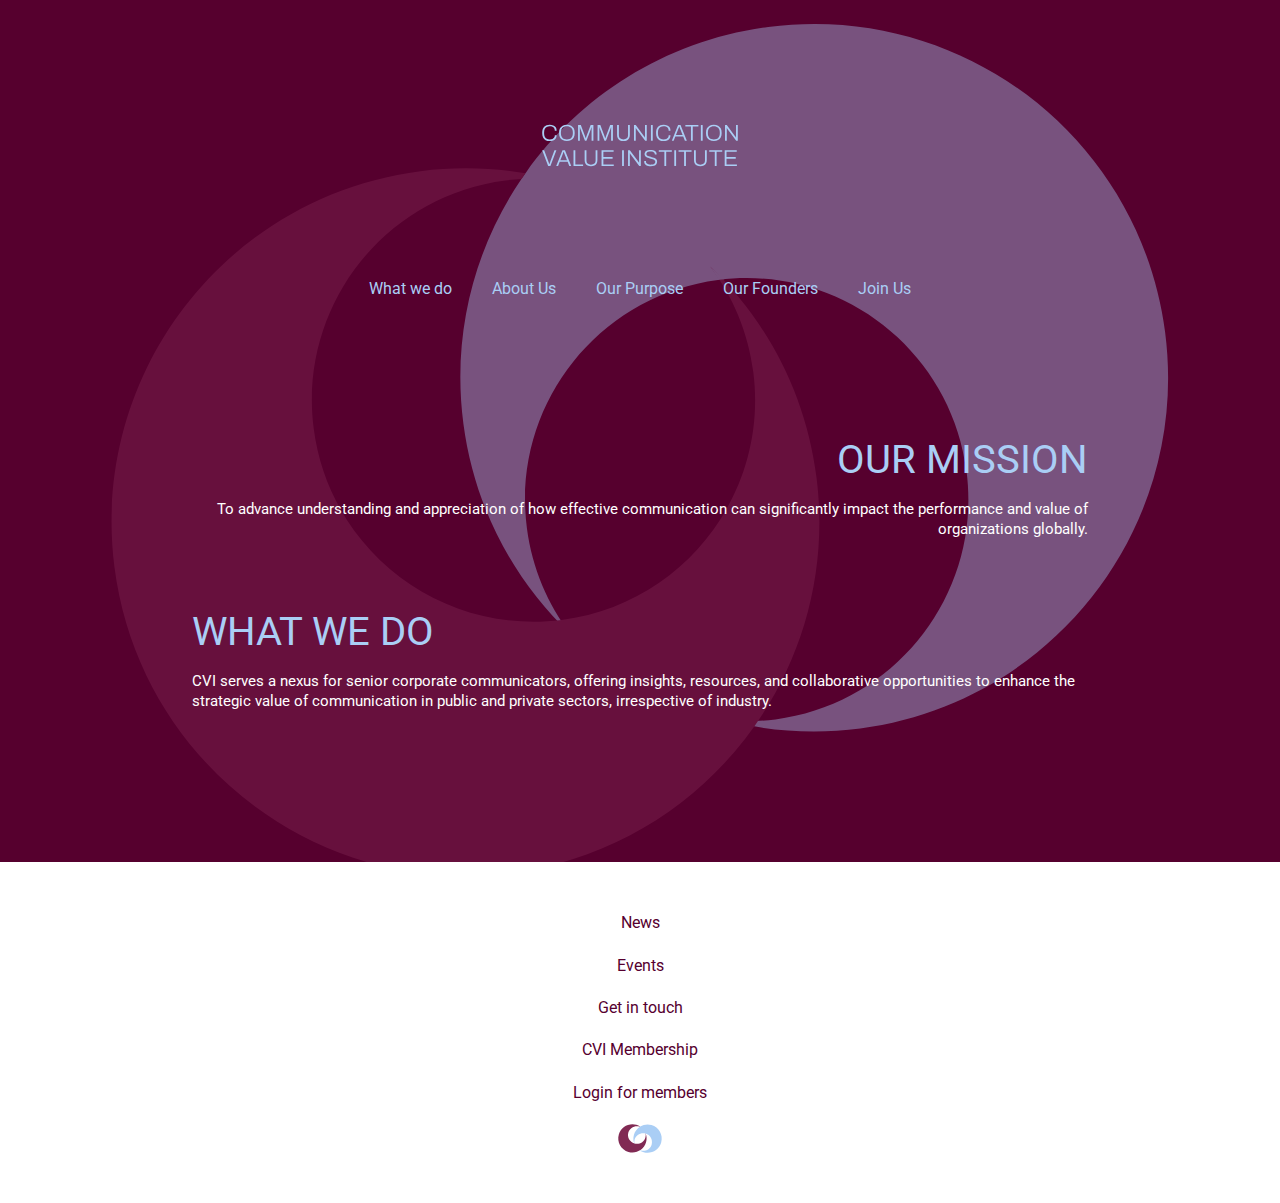
<file: index.html>
<!DOCTYPE html>
<html lang="en">
<head>
  <meta charset="UTF-8">
  <title>Communication Value Institute | Home</title>
  <meta name="viewport" content="width=device-width,initial-scale=1">
  <meta name="description" content="The Communication Value Institute serves a nexus for senior corporate communicators. Our mission is to to advance understanding and appreciation of communications impact on the performance and value of organizations globally.">
  <link rel="stylesheet" href="styles.css">
    <link rel="preconnect" href="https://fonts.googleapis.com">
    <link rel="preconnect" href="https://fonts.gstatic.com" crossorigin>
    <link href="https://fonts.googleapis.com/css2?family=Archivo:ital,wght@0,100..900;1,100..900&family=Montserrat:ital,wght@0,100..900;1,100..900&family=Roboto:ital,wght@0,100;0,300;0,400;0,500;0,700;0,900;1,100;1,300;1,400;1,500;1,700;1,900&display=swap" rel="stylesheet">
    <link rel="icon" type="image/x-icon" href="/images/emblem.svg">
  </head>

<body>
    <header>
      <div class="title-logo">
        <a href="index.html"><img src="images/top-logo.svg" alt="Communication Value Institute"></a>
      </div>
      <nav class="Primary navigation" aria-label="Primary navigation">
        <ul>
          <li><a href="whatwedo.html">What we do</a></li>
          <li><a href="about.html">About Us</a></li>
          <li><a href="purpose.html">Our Purpose</a></li>
          <li><a href="founders.html">Our Founders</a></li>
          <li><a href="join.html">Join Us</a></li>
        </ul>
      </nav>
    </header>
  
    <main>
      <section class="mission-statement" aria-labelledby="mission-statement">
        <a href="purpose.html"><h2 id="mission-statement">OUR MISSION</h2></a> 
        <p>To advance understanding and appreciation of how effective communication can significantly impact the performance and value of organizations globally. </p>
      </section>
  
      <section class="whatwedo" aria-labelledby="whatwedo">
        <a href="whatwedo.html"><h2 id="whatwedo">WHAT WE DO</h2></a>
        <p>CVI serves a nexus for senior corporate communicators, offering insights, resources, and collaborative opportunities to enhance the strategic value of communication in public and private sectors, irrespective of industry.</p>
      </section>
    </main>
  
    <footer>
      <div class="footer-content">
        <nav class="footer-nav" aria-label="Footer navigation">
            <ul>
              <li><a href="waiting.html">News</a></li>
              <li><a href="waiting.html">Events</a></li>
              <li><a href="waiting.html">Get in touch</a></li>
              <li><a href="waiting.html">CVI Membership</a></li>
              <li><a href="waiting.html">Login for members</a></li>
            </ul>
        </nav>
        <a href="index.html"><img src="images/emblem.svg" alt="Institutes emblem"></a> 
      </div>
    </footer>

  </body>
  </html>
</file>
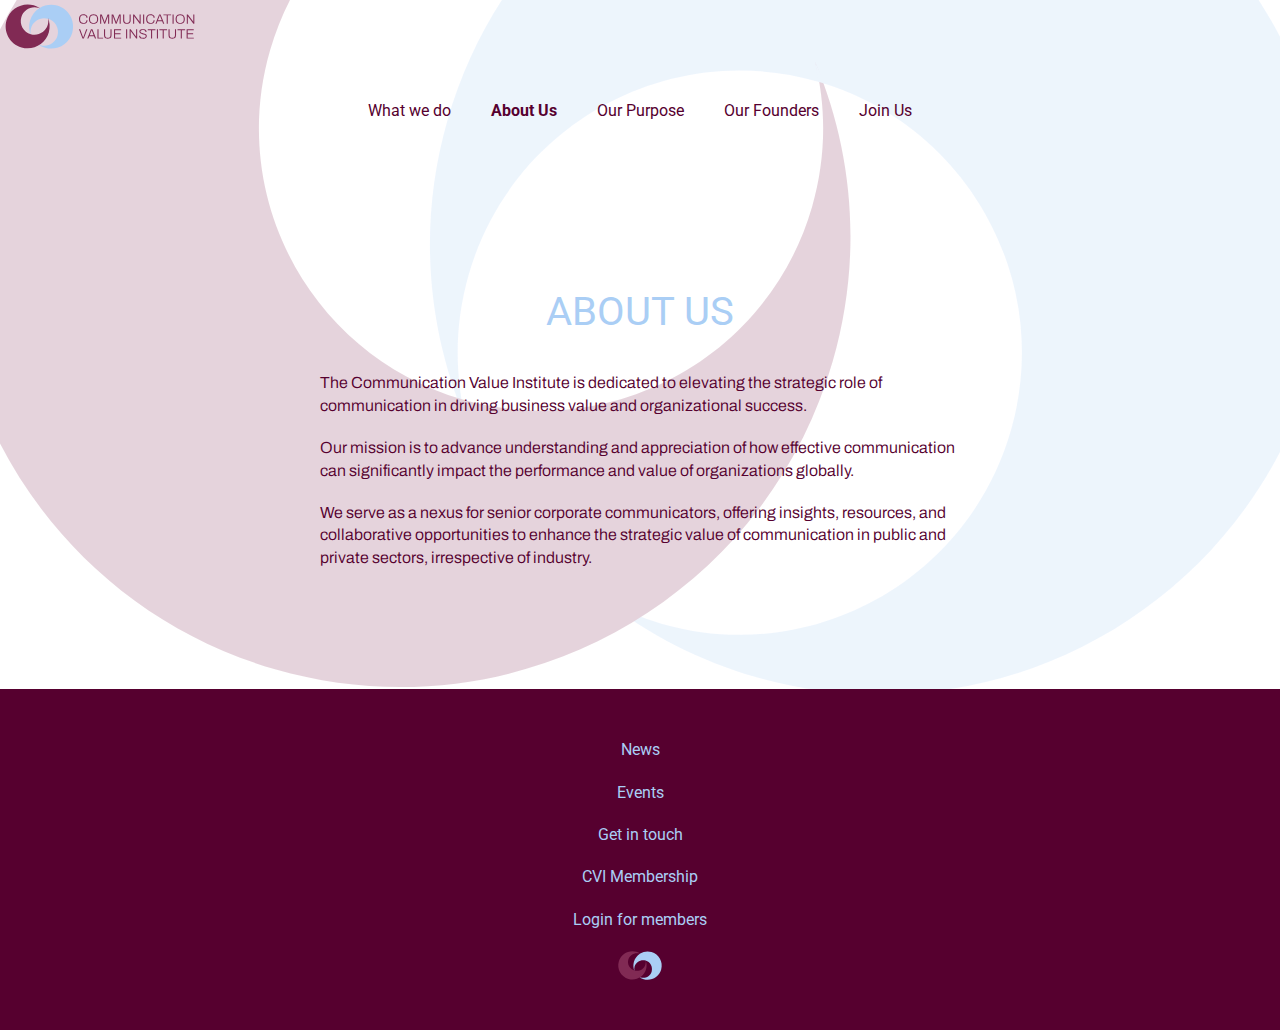
<file: about.html>
<!DOCTYPE html>
<html lang="en">
<head>
  <meta charset="UTF-8">
  <title>Communication Value Institute | About Us</title>
  <meta name="viewport" content="width=device-width,initial-scale=1">
  <meta name="description" content="The Communication Value Institute about page. CVI serves a nexus for senior corporate communicators. Our mission is to to advance understanding and appreciation of communications impact on the performance and value of organizations globally.">
  <link rel="stylesheet" href="about.css">
  <link rel="preconnect" href="https://fonts.googleapis.com">
  <link rel="preconnect" href="https://fonts.gstatic.com" crossorigin>
  <link href="https://fonts.googleapis.com/css2?family=Archivo:ital,wght@0,100..900;1,100..900&family=Montserrat:ital,wght@0,100..900;1,100..900&family=Roboto:ital,wght@0,100;0,300;0,400;0,500;0,700;0,900;1,100;1,300;1,400;1,500;1,700;1,900&display=swap" rel="stylesheet">
  <link rel="icon" type="image/x-icon" href="/images/emblem.svg">
</head>

<body>
  <header>
    <div class="left-logo">
      <a href="index.html"><img src="images/Positive/pos-left-logo.svg" alt="Communication Value Institute Logo"></a>
    </div>
    <nav aria-label="Primary navigation">
      <ul>
        <li><a href="whatwedo.html">What we do</a></li>
        <li><a href="about.html" class="active" aria-current="page">About Us</a></li>
        <li><a href="purpose.html">Our Purpose</a></li>
        <li><a href="founders.html">Our Founders</a></li>
        <li><a href="join.html">Join Us</a></li>
      </ul>
    </nav>
  </header>

  <main>
    <section class="about-us" aria-labelledby="about-us-header">
      <h2 id="about-us-header">ABOUT US</h2>
      <p>The Communication Value Institute is dedicated to elevating the strategic role of communication in driving business value and organizational success.</p>
      <p>Our mission is to advance understanding and appreciation of how effective communication can significantly impact the performance and value of organizations globally.</p>
      <p>We serve as a nexus for senior corporate communicators, offering insights, resources, and collaborative opportunities to enhance the strategic value of communication in public and private sectors, irrespective of industry.</p>
    </section>
  </main>

  <footer>
    <div class="footer-content">
      <nav class="footer-nav" aria-label="Footer navigation">
          <ul>
            <li><a href="waiting.html">News</a></li>
            <li><a href="waiting.html">Events</a></li>
            <li><a href="waiting.html">Get in touch</a></li>
            <li><a href="waiting.html">CVI Membership</a></li>
            <li><a href="waiting.html">Login for members</a></li>
          </ul>
      </nav>
      <img src="images/emblem.svg" alt="Institute's emblem">
    </div>
  </footer>

</body>
</html>
</file>
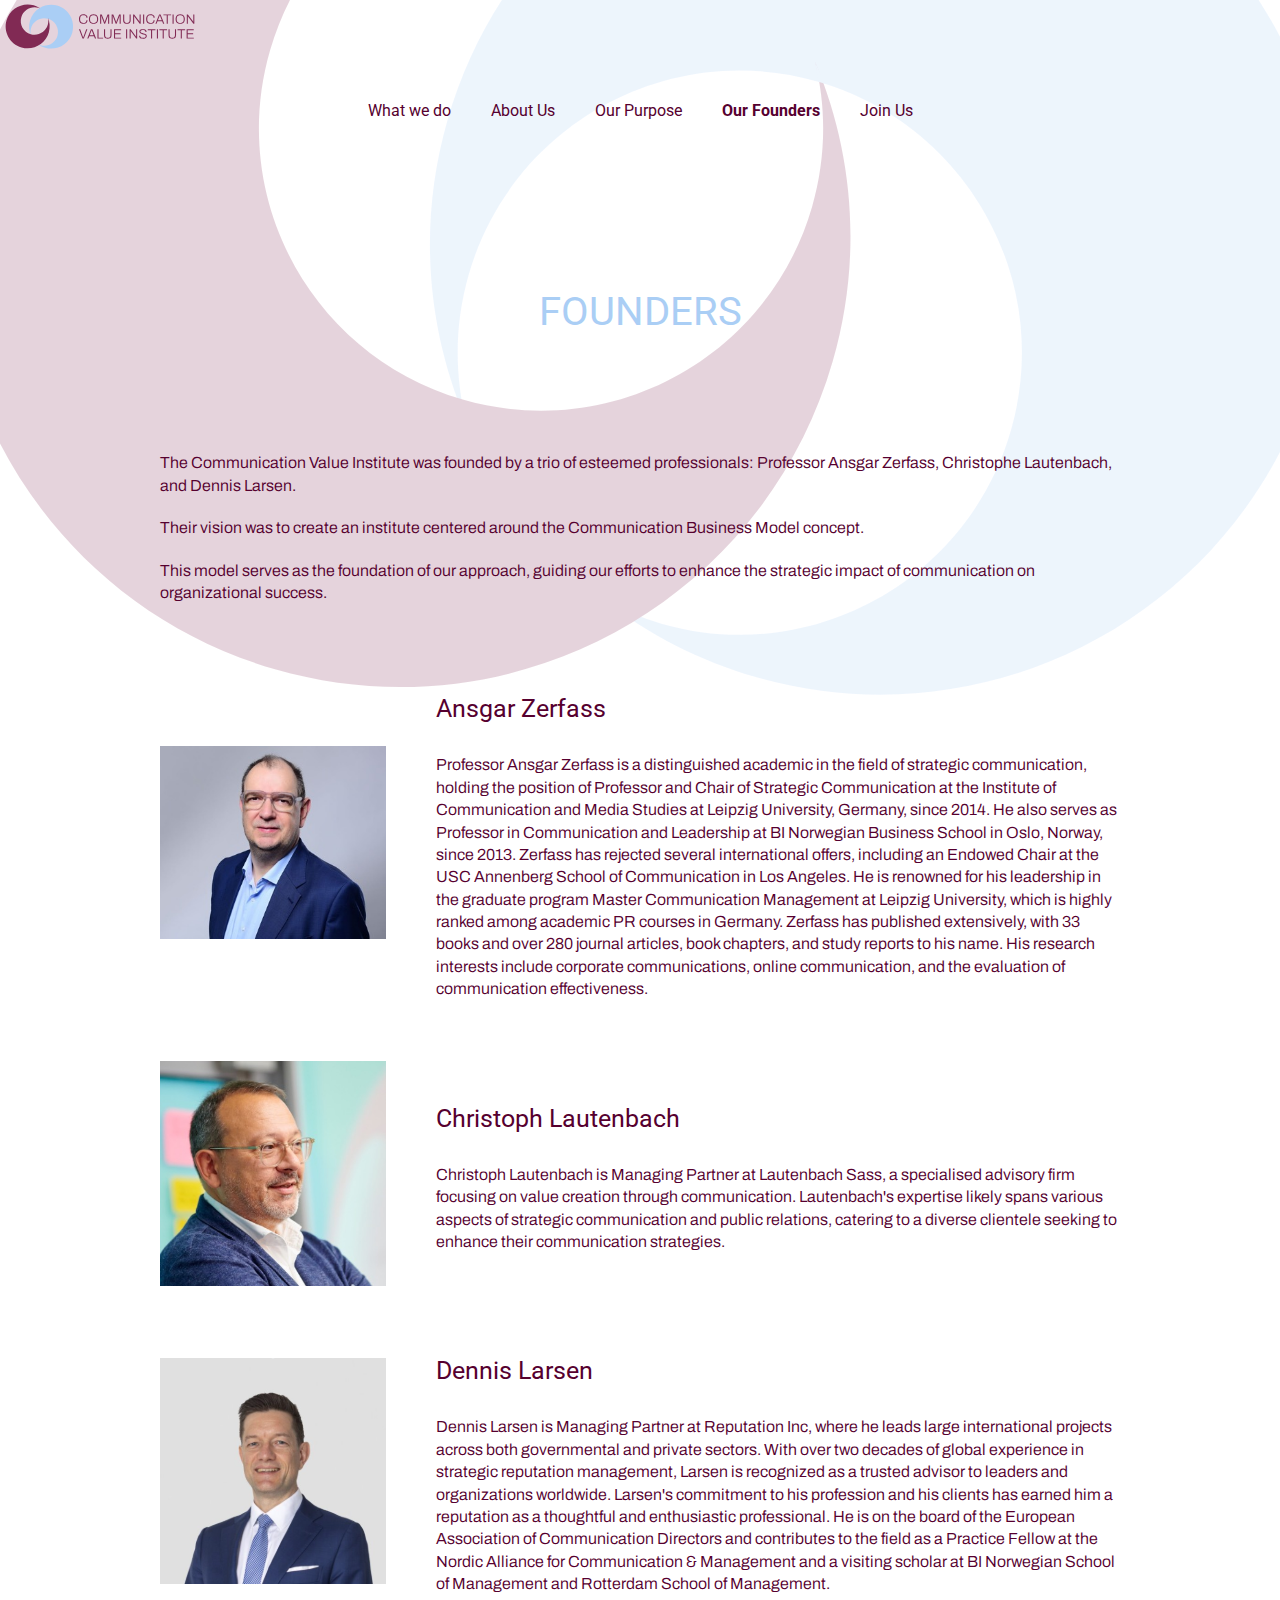
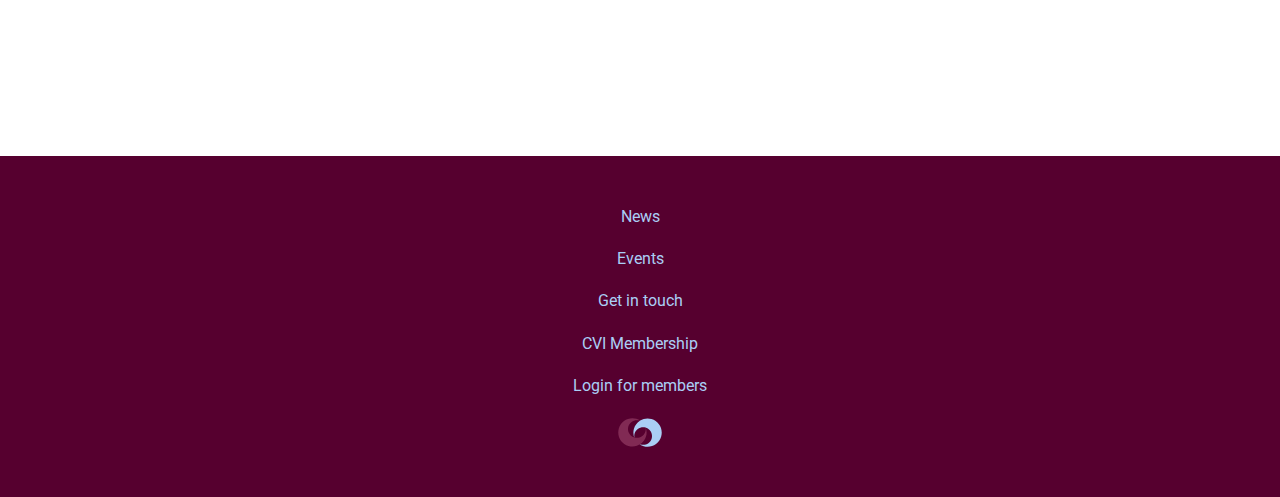
<file: founders.html>
<!DOCTYPE html>
<html lang="en">
<head>
  <meta charset="UTF-8">
  <title>Communication Value Institute | Our Founders</title>
  <meta name="viewport" content="width=device-width,initial-scale=1">
  <meta name="description" content="Our founders...">
  <link rel="stylesheet" href="founders.css">
    <link rel="preconnect" href="https://fonts.googleapis.com">
    <link rel="preconnect" href="https://fonts.gstatic.com" crossorigin>
    <link href="https://fonts.googleapis.com/css2?family=Archivo:ital,wght@0,100..900;1,100..900&family=Montserrat:ital,wght@0,100..900;1,100..900&family=Roboto:ital,wght@0,100;0,300;0,400;0,500;0,700;0,900;1,100;1,300;1,400;1,500;1,700;1,900&display=swap" rel="stylesheet">
  <link rel="icon" type="image/x-icon" href="/images/emblem.svg">
  </head>

<body>
    <header>
      <div class="left-logo">
        <a href="index.html"><img src="images/Positive/pos-left-logo.svg" alt="Communication Value Institute Logo"></a>
      </div>
      <nav aria-label="Primary navigation">
        <ul>
          <li><a href="whatwedo.html">What we do</a></li>
          <li><a href="about.html">About Us</a></li>
          <li><a href="purpose.html">Our Purpose</a></li>
          <li><a href="founders.html" class="active" aria-current="page">Our Founders</a></li>
          <li><a href="join.html">Join Us</a></li>
        </ul>
      </nav>
    </header>
  
    <main>
        
      <section class="founders" aria-labelledby="founders-header">
        <h2 id="founders-header">FOUNDERS</h2>
        <p>The Communication Value Institute was founded by a trio of esteemed professionals: Professor Ansgar Zerfass, Christophe Lautenbach, and Dennis Larsen.</p>

        <p>Their vision was to create an institute centered around the Communication Business Model concept.</p>
            
        <p>This model serves as the foundation of our approach, guiding our efforts to enhance the strategic impact of communication on organizational success.</p>
      </section>

      <section class="descriptions" aria-label="Founder profiles">
        <div><img src="images/Portraits/ansgar.svg" alt="Ansgar Zerfass portrait"></div>
            <div>
                <h3 id="ansgar-profile">Ansgar Zerfass</h3>
                <p>Professor Ansgar Zerfass is a distinguished academic in the field of strategic communication, holding the position of Professor and Chair of Strategic Communication at the Institute of Communication and Media Studies at Leipzig University, Germany, since 2014. He also serves as Professor in Communication and Leadership at BI Norwegian Business School in Oslo, Norway, since 2013. Zerfass has rejected several international offers, including an Endowed Chair at the USC Annenberg School of Communication in Los Angeles. He is renowned for his leadership in the graduate program Master Communication Management at Leipzig University, which is highly ranked among academic PR courses in Germany. Zerfass has published extensively, with 33 books and over 280 journal articles, book chapters, and study reports to his name. His research interests include corporate communications, online communication, and the evaluation of communication effectiveness.</p>
            </div>
        <div><img src="images/Portraits/christoph.svg" alt="Christophe Lautenbach portrait"></div>
            <div>
                <h3 id="christoph-profile">Christoph Lautenbach</h3>
                <p>Christoph Lautenbach is Managing Partner at Lautenbach Sass, a specialised advisory firm focusing on value creation through communication. Lautenbach's expertise likely spans various aspects of strategic communication and public relations, catering to a diverse clientele seeking to enhance their communication strategies.</p>
            </div>
        <div><img src="images/Portraits/dennis.svg" alt="Dennis Larsen portrait"></div>
        <div>
            <h3 id="dennis-profile">Dennis Larsen</h3>
            <p>Dennis Larsen is Managing Partner at Reputation Inc, where he leads large international projects across both governmental and private sectors. With over two decades of global experience in strategic reputation management, Larsen is recognized as a trusted advisor to leaders and organizations worldwide. Larsen's commitment to his profession and his clients has earned him a reputation as a thoughtful and enthusiastic professional. He is on the board of the European Association of Communication Directors and contributes to the field as a Practice Fellow at the Nordic Alliance for Communication & Management and a visiting scholar at BI Norwegian School of Management and Rotterdam School of Management.</p>
        </div>
            
      </section>
  
    </main>
  
    <footer>
      <div class="footer-content">
        <nav class="footer-nav" aria-label="Footer navigation">
            <ul>
              <li><a href="waiting.html">News</a></li>
              <li><a href="waiting.html">Events</a></li>
              <li><a href="waiting.html">Get in touch</a></li>
              <li><a href="waiting.html">CVI Membership</a></li>
              <li><a href="waiting.html">Login for members</a></li>
            </ul>
        </nav>
        <img src="images/emblem.svg" alt="Institutes emblem">
      </div>
    </footer>

  </body>
  </html>
</file>
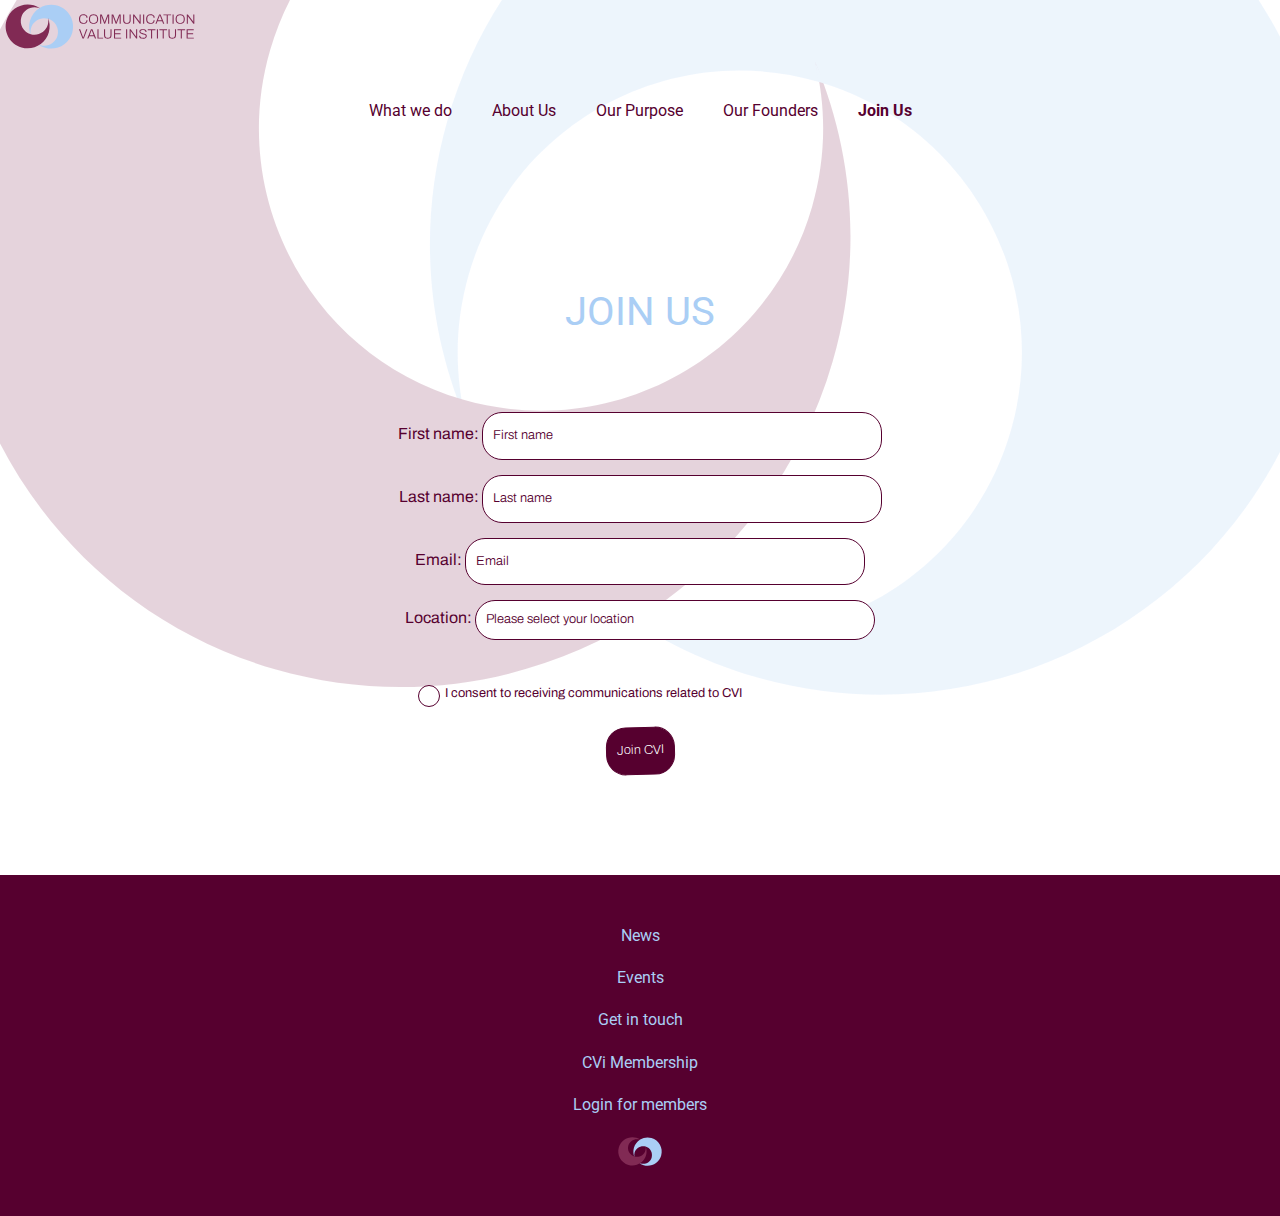
<file: join.html>
<!DOCTYPE html>
<html lang="en">
<head>
  <meta charset="UTF-8">
  <title>Communication Value Institute | Join Us</title>
  <meta name="viewport" content="width=device-width,initial-scale=1">
  <meta name="description" content="The Communication Value Institute join us page. The Communication Value Institute serves a nexus for senior corporate communicators. Our mission is to to advance understanding and appreciation of communications impact on the performance and value of organizations globally.">
  <link rel="stylesheet" href="join.css">
  <link rel="preconnect" href="https://fonts.googleapis.com">
  <link rel="preconnect" href="https://fonts.gstatic.com" crossorigin>
  <link href="https://fonts.googleapis.com/css2?family=Archivo:ital,wght@0,100..900;1,100..900&family=Montserrat:ital,wght@0,100..900;1,100..900&family=Roboto:ital,wght@0,100;0,300;0,400;0,500;0,700;0,900;1,100;1,300;1,400;1,500;1,700;1,900&display=swap" rel="stylesheet">
  <link rel="icon" type="image/x-icon" href="/images/emblem.svg">
</head>
<body>
  <header>
    <div class="left-logo">
      <a href="index.html"><img src="images/Positive/pos-left-logo.svg" alt="Communication Value Institute Logo"></a>
    </div>
    <nav aria-label="Primary navigation">
      <ul>
        <li><a href="whatwedo.html">What we do</a></li>
        <li><a href="about.html">About Us</a></li>
        <li><a href="purpose.html">Our Purpose</a></li>
        <li><a href="founders.html">Our Founders</a></li>
        <li><a href="join.html" class="active" aria-current="page">Join Us</a></li>
      </ul>
    </nav>
  </header>
  <main>
    <section class="join-us" aria-labelledby="join-us-header">
      <h2 id="join-us-header">JOIN US</h2>
    </section>
    <div class="wrapper">
      <form action="/cvi-form-page" method="post" aria-label="Membership Form">
        <div class="input-box">
          <label for="first-name">First name:</label>
          <input type="text" id="first-name" name="user_firstname" placeholder="First name" required>
        </div>
        <div class="input-box">
          <label for="last-name">Last name:</label>
          <input type="text" id="last-name" name="user_lastname" placeholder="Last name" required>
        </div>
        <div class="input-box">
          <label for="mail">Email:</label>
          <input type="email" id="mail" name="user_email" placeholder="Email" required>
        </div>
        <div class="select">
          <label for="country-selector">Location:</label>
          <select class="select__input" id="country-selector" required>
            <option value="">Please select your location</option>
            <option value="UK">England</option>
            <option value="NL">The Netherlands</option>
            <option value="CA">Canada</option>
            <option value="NO">Norway</option>
          </select>
        </div>
        <div class="consent-box">
          <label>
            <input type="checkbox" required>I consent to receiving communications related to CVI
          </label>
        </div>
        <button type="submit" class="button">Join CVI</button>
      </form>
    </div>
  </main>
  <footer>
    <div class="footer-content">
      <nav class="footer-nav" aria-label="Footer navigation">
        <ul>
          <li><a href="waiting.html">News</a></li>
          <li><a href="waiting.html">Events</a></li>
          <li><a href="waiting.html">Get in touch</a></li>
          <li><a href="waiting.html">CVi Membership</a></li>
          <li><a href="waiting.html">Login for members</a></li>
        </ul>
      </nav>
      <img src="images/emblem.svg" alt="Institute's emblem">
    </div>
  </footer>
</body>
</html>
</file>
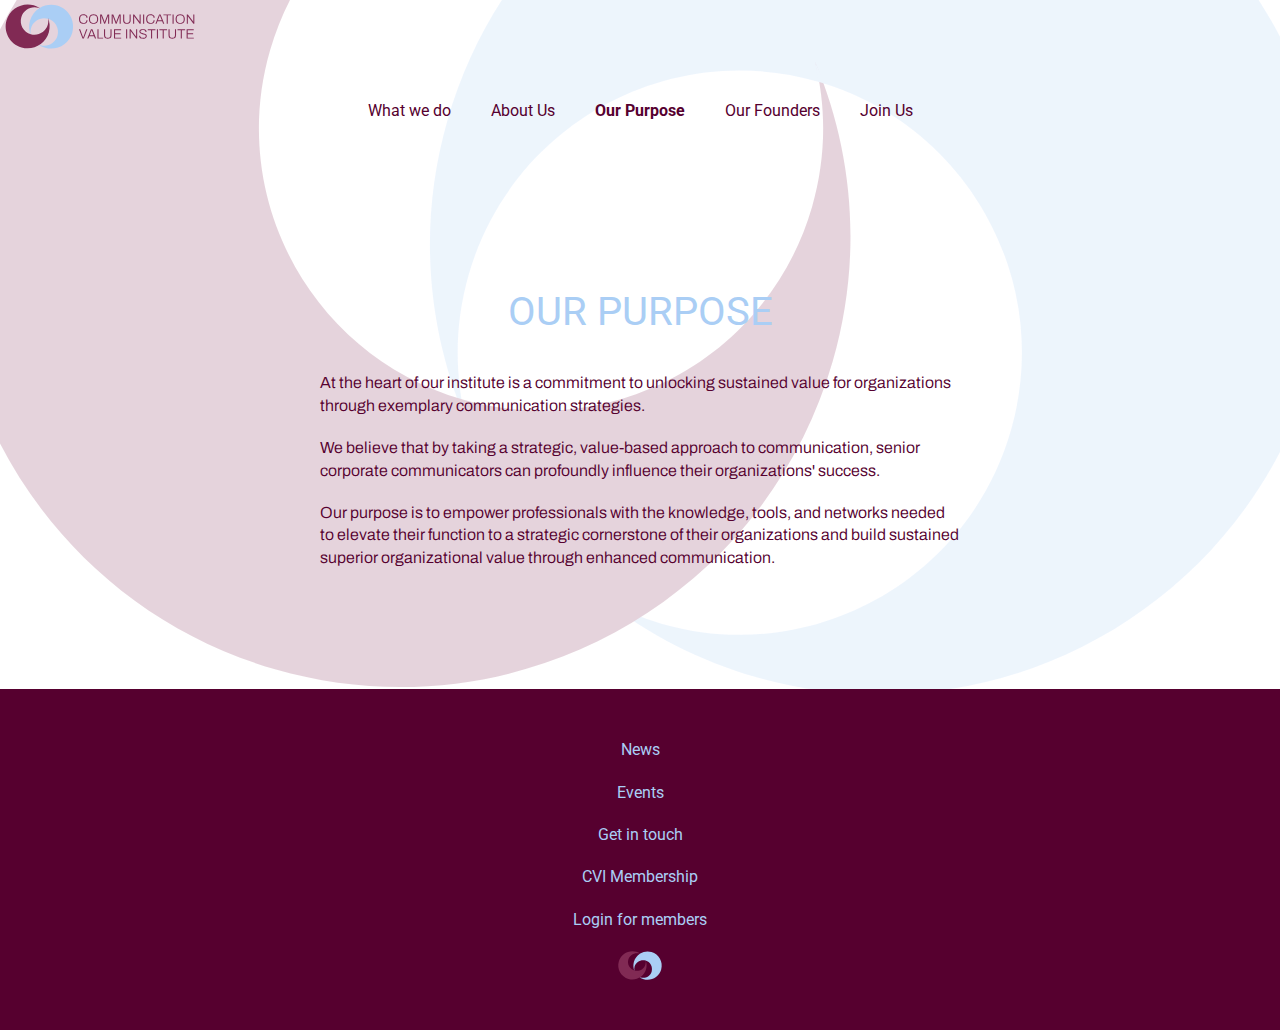
<file: purpose.html>
<!DOCTYPE html>
<html lang="en">
<head>
  <meta charset="UTF-8">
  <title>Communication Value Institute | Our Purpose</title>
  <meta name="viewport" content="width=device-width,initial-scale=1">
  <meta name="description" content="The Communication Value Institute's purpose is to empower professionals with the knowledge, tools, and networks needed to elevate their function to a strategic cornerstone of their organizations and build sustained superior organizational value through enhanced communication.">
  <link rel="stylesheet" href="about.css">
    <link rel="preconnect" href="https://fonts.googleapis.com">
    <link rel="preconnect" href="https://fonts.gstatic.com" crossorigin>
    <link href="https://fonts.googleapis.com/css2?family=Archivo:ital,wght@0,100..900;1,100..900&family=Montserrat:ital,wght@0,100..900;1,100..900&family=Roboto:ital,wght@0,100;0,300;0,400;0,500;0,700;0,900;1,100;1,300;1,400;1,500;1,700;1,900&display=swap" rel="stylesheet">
    <link rel="icon" type="image/x-icon" href="/images/emblem.svg">
  </head>

<body>
    <header>
      <div class="left-logo">
        <a href="index.html"><img src="images/Positive/pos-left-logo.svg" alt="Communication Value Institute Logo"></a>
      </div>
      <nav aria-label="Primary navigation">
        <ul>
          <li><a href="whatwedo.html">What we do</a></li>
          <li><a href="about.html">About Us</a></li>
          <li><a href="purpose.html" class="active" aria-current="page">Our Purpose</a></li>
          <li><a href="founders.html">Our Founders</a></li>
          <li><a href="join.html">Join Us</a></li>
        </ul>
      </nav>
    </header>
  
    <main>
        
      <section class="our-purpose" aria-labelledby="our-purpose-header">
        <h2 id="our-purpose-header">OUR PURPOSE</h2>
        <p>At the heart of our institute is a commitment to unlocking sustained value for organizations through exemplary communication strategies.</p>

        <p>We believe that by taking a strategic, value-based approach to communication, senior corporate communicators can profoundly influence their organizations' success.</p>
            
        <p>Our purpose is to empower professionals with the knowledge, tools, and networks needed to elevate their function to a strategic cornerstone of their organizations and build sustained superior organizational value through enhanced communication.</p>
      </section>
  
    </main>
  
    <footer>
      <div class="footer-content">
        <nav class="footer-nav" aria-label="Footer navigation">
            <ul>
              <li><a href="waiting.html">News</a></li>
              <li><a href="waiting.html">Events</a></li>
              <li><a href="waiting.html">Get in touch</a></li>
              <li><a href="waiting.html">CVI Membership</a></li>
              <li><a href="waiting.html">Login for members</a></li>
            </ul>
        </nav>
        <img src="images/emblem.svg" alt="Institutes emblem">
      </div>
    </footer>

  </body>
  </html>
</file>
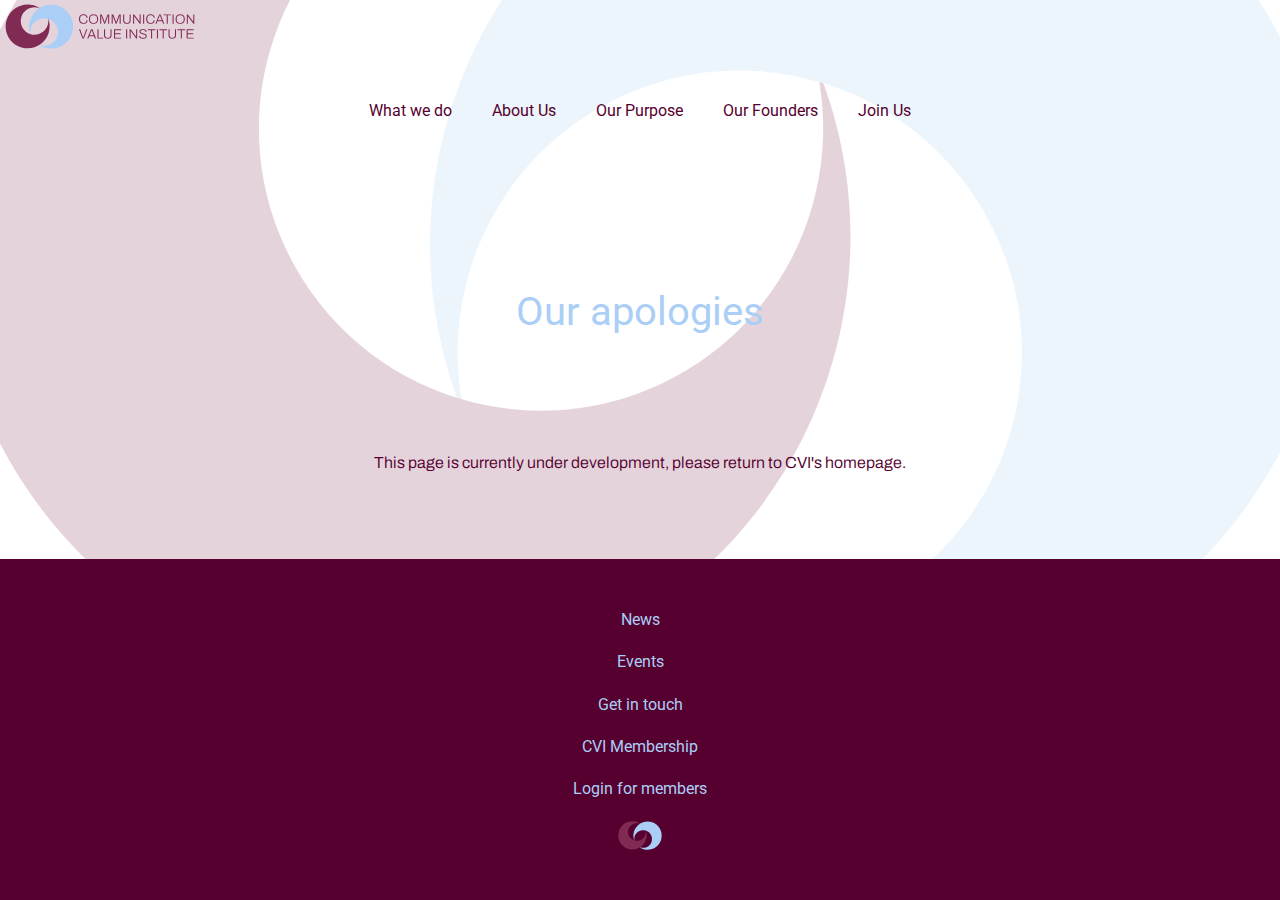
<file: waiting.html>
<!DOCTYPE html>
<html lang="en">
<head>
  <meta charset="UTF-8">
  <title>Communication Value Institute | Under development</title>
  <meta name="viewport" content="width=device-width,initial-scale=1">
  <meta name="description" content="This Communication Value Institute page is currently under development.">
  <link rel="stylesheet" href="waiting.css">
    <link rel="preconnect" href="https://fonts.googleapis.com">
    <link rel="preconnect" href="https://fonts.gstatic.com" crossorigin>
    <link href="https://fonts.googleapis.com/css2?family=Archivo:ital,wght@0,100..900;1,100..900&family=Montserrat:ital,wght@0,100..900;1,100..900&family=Roboto:ital,wght@0,100;0,300;0,400;0,500;0,700;0,900;1,100;1,300;1,400;1,500;1,700;1,900&display=swap" rel="stylesheet">
    <link rel="icon" type="image/x-icon" href="/images/emblem.svg">
  </head>

<body>
    <header>
      <div class="left-logo">
        <a href="index.html"><img src="images/Positive/pos-left-logo.svg" alt="Communication Value Institute Logo"></a>
      </div>
      <nav>
        <ul>
          <li><a href="whatwedo.html">What we do</a></li>
          <li><a href="about.html">About Us</a></li>
          <li><a href="purpose.html">Our Purpose</a></li>
          <li><a href="founders.html">Our Founders</a></li>
          <li><a href="join.html">Join Us</a></li>
        </ul>
      </nav>
    </header>
  
    <main>
        
      <section class="about-us">
        <h2>Our apologies</h2>
        <p>This page is currently under development, please return to <a href="index.html">CVI's homepage</a>.</p>
      </section>
  
    </main>
  
    <footer>
      <div class="footer-content">
        <nav class="footer-nav" aria-label="Footer navigation">
            <ul>
                <li><a href="waiting.html">News</a></li>
              <li><a href="waiting.html">Events</a></li>
              <li><a href="waiting.html">Get in touch</a></li>
              <li><a href="waiting.html">CVI Membership</a></li>
              <li><a href="waiting.html">Login for members</a></li>
            </ul>
        </nav>
        <img src="images/emblem.svg" alt="Institutes emblem">
      </div>
    </footer>

  </body>
  </html>
</file>
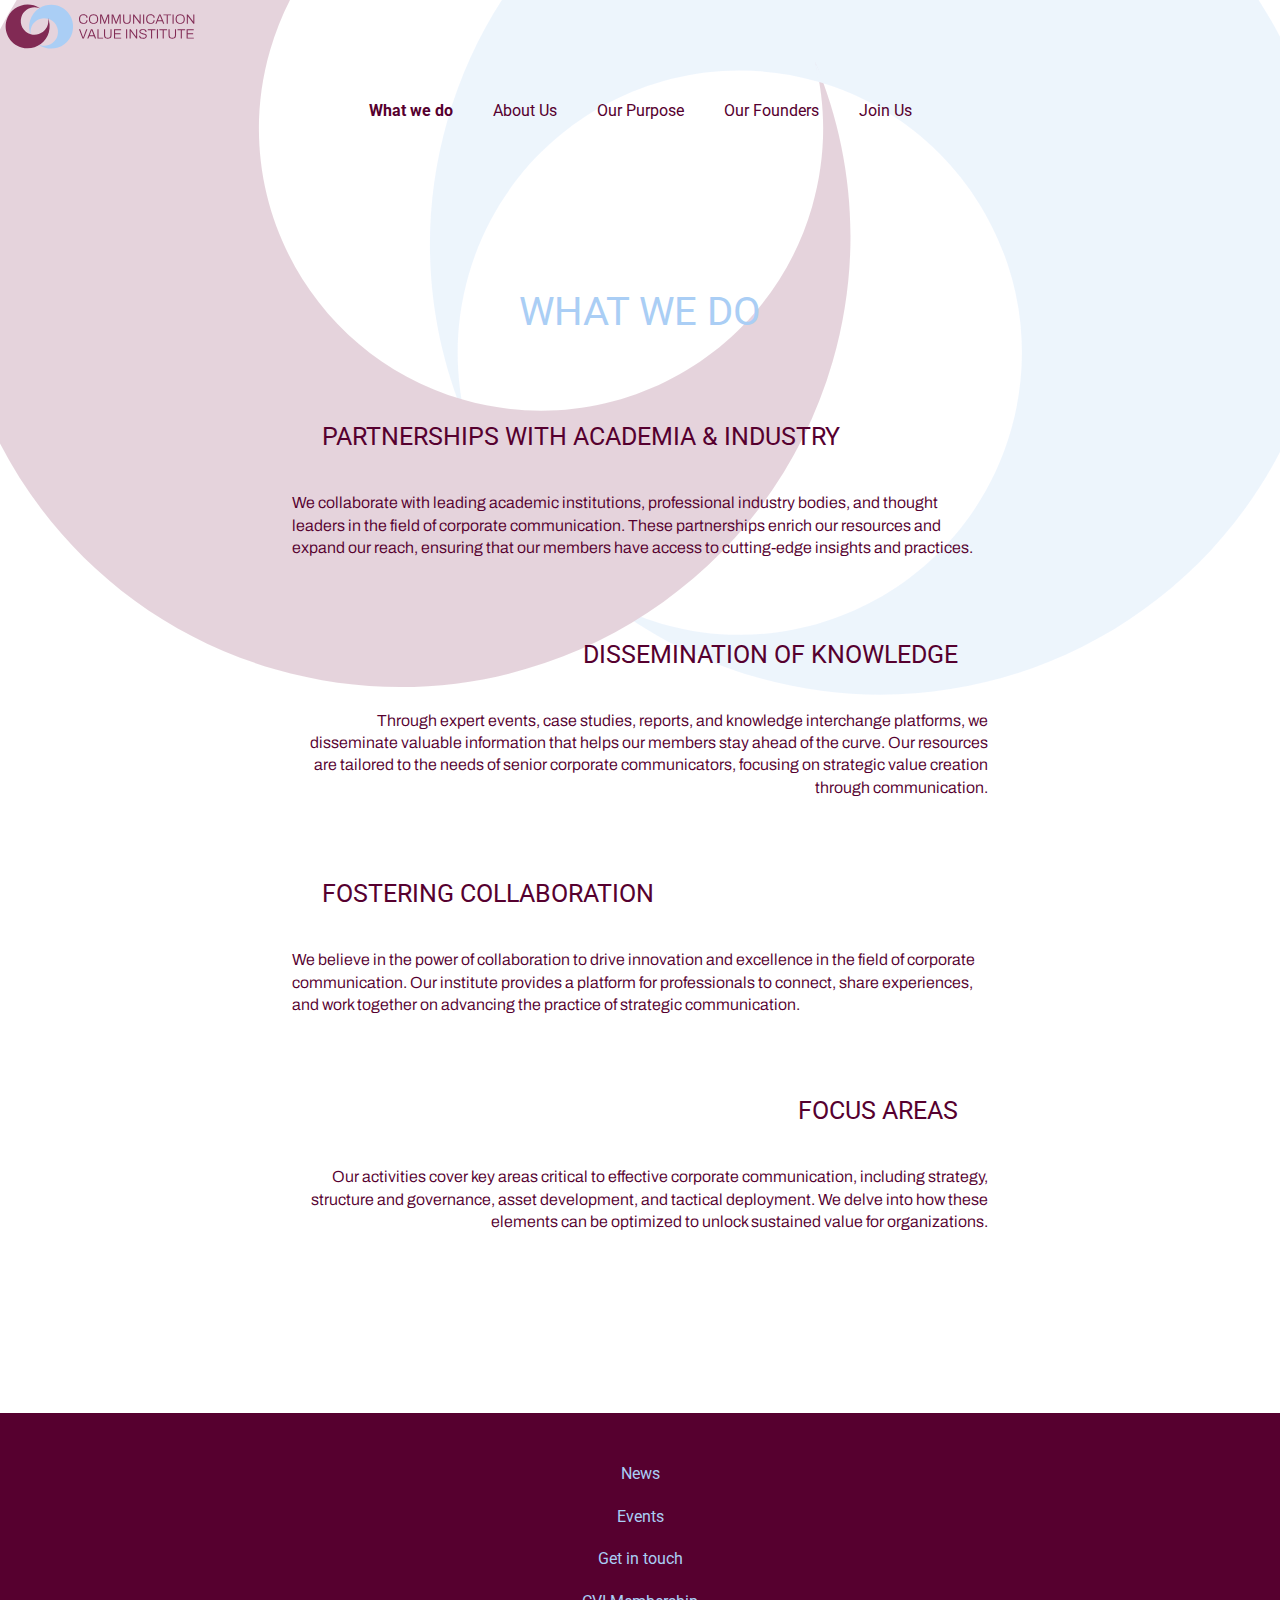
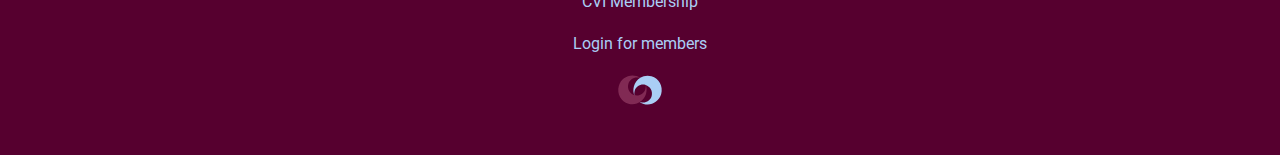
<file: whatwedo.html>
<!DOCTYPE html>
<html lang="en">
<head>
  <meta charset="UTF-8">
  <title>Communication Value Institute | What we do</title>
  <meta name="viewport" content="width=device-width,initial-scale=1">
  <meta name="description" content="The Communication Value Institute partners with and towards academia and industry, knowledge dissemination, collaboration, and more. ">
  <link rel="stylesheet" href="whatwedo.css">
    <link rel="preconnect" href="https://fonts.googleapis.com">
    <link rel="preconnect" href="https://fonts.gstatic.com" crossorigin>
    <link href="https://fonts.googleapis.com/css2?family=Archivo:ital,wght@0,100..900;1,100..900&family=Montserrat:ital,wght@0,100..900;1,100..900&family=Roboto:ital,wght@0,100;0,300;0,400;0,500;0,700;0,900;1,100;1,300;1,400;1,500;1,700;1,900&display=swap" rel="stylesheet">
    <link rel="icon" type="image/x-icon" href="/images/emblem.svg">
  </head>

<body>
    <header>
      <div class="left-logo">
        <a href="index.html"><img src="images/Positive/pos-left-logo.svg" alt="Communication Value Institute Logo"></a>
      </div>
      <nav aria-label="Primary navigation">
        <ul>
          <li><a href="whatwedo.html" class="active" aria-current="page">What we do</a></li>
          <li><a href="about.html">About Us</a></li>
          <li><a href="purpose.html">Our Purpose</a></li>
          <li><a href="founders.html">Our Founders</a></li>
          <li><a href="join.html">Join Us</a></li>
        </ul>
      </nav>
    </header>
  
    <main>
        
      <section class="whatwedo" aria-labelledby="whatwedo-header">
        <h2 id="whatwedo-header">WHAT WE DO</h2>
        <p></p>

      </section>

      <section class="information">
            <div class="partnerships" aria-labelledby="partnerships">
                <h3 id="partnerships">PARTNERSHIPS WITH ACADEMIA & INDUSTRY</h3>
                <p>We collaborate with leading academic institutions, professional industry bodies, and thought leaders in the field of corporate communication. These partnerships enrich our resources and expand our reach, ensuring that our members have access to cutting-edge insights and practices.</p>
            </div>
   
            <div class="dissemination" aria-labelledby="dissemination">
                <h3 id="dissemination">DISSEMINATION OF KNOWLEDGE</h3>
                <p>Through expert events, case studies, reports, and knowledge interchange platforms, we disseminate valuable information that helps our members stay ahead of the curve. Our resources are tailored to the needs of senior corporate communicators, focusing on strategic value creation through communication.</p>
            </div>
       
        <div class="collaboration" aria-labelledby="collaboration">
            <h3 id="collaboration">FOSTERING COLLABORATION</h3>
            <p>We believe in the power of collaboration to drive innovation and excellence in the field of corporate communication. Our institute provides a platform for professionals to connect, share experiences, and work together on advancing the practice of strategic communication.</p>
        </div>

        <div class="focus" aria-labelledby="focus">
            <h3 id="focus">FOCUS AREAS</h3>
            <p>Our activities cover key areas critical to effective corporate communication, including strategy, structure and governance, asset development, and tactical deployment. We delve into how these elements can be optimized to unlock sustained value for organizations.</p>
        </div>
            
      </section>
  
    </main>
  
    <footer>
      <div class="footer-content">
        <nav class="footer-nav" aria-label="Footer navigation">
            <ul>
              <li><a href="waiting.html">News</a></li>
              <li><a href="waiting.html">Events</a></li>
              <li><a href="waiting.html">Get in touch</a></li>
              <li><a href="waiting.html">CVI Membership</a></li>
              <li><a href="waiting.html">Login for members</a></li>
            </ul>
        </nav>
        <img src="images/emblem.svg" alt="Institutes emblem">
      </div>
    </footer>

  </body>
  </html>
</file>
<file: styles.css>
:root {
    --white: #fff;
    --black: #000000;
    --darkpink: #56002F;
    --midpink: #812A54;
    --lightpink: #A77894;
    --greenblue: #b6d3e4;
    --lightblue: #AACEF5;

    --size-100: 0.25rem;
    --size-200: 0.5rem;
    --size-300: 0.75rem;
    --size-400: 1rem;
    --size-500: 1.5rem;
    --size-600: 2rem;
    --size-700: 3rem;
    --size-800: 4rem;
    --size-900: 5rem;
    --size-largest: 6rem;
}

/* Fonts */

    /* Montserrat */
    .montserrat {
    font-family: "Montserrat", sans-serif;
    font-optical-sizing: auto;
    font-style: normal;
    }

    /* Roboto */
    
    .roboto-light {
        font-family: "Roboto", sans-serif;
        font-weight: 300;
        font-style: normal;
    }
    
    .roboto-regular {
        font-family: "Roboto", sans-serif;
        font-weight: 400;
        font-style: normal;
    }
    
    .roboto-medium {
        font-family: "Roboto", sans-serif;
        font-weight: 500;
        font-style: normal;
    }
    
    .roboto-bold {
        font-family: "Roboto", sans-serif;
        font-weight: 700;
        font-style: normal;
    }
    
    .roboto-black {
        font-family: "Roboto", sans-serif;
        font-weight: 900;
        font-style: normal;
    }

/* General CSS settings */

*,
*::before,
*::after {
    box-sizing: border-box;
}

html {
    -moz-text-size-adjust: none;
    -webkit-text-size-adjust: none;
    text-size-adjust: none;
}

* {
    margin: 0;
    padding: 0;
    font: inherit;
}

body {
  display: flex;
  flex-direction: column;
  min-height: 100vh; 
  background-color: var(--darkpink);
  background-image: url('images/background.svg');
  background-size: 100%;
  background-position: center;
  background-repeat: no-repeat;
  background-attachment: scroll;
  color: var(--lightblue);
  line-height: 1.4;
  max-width: 1370px;
  margin: 0 auto;
}

@media (min-width: 1382px) {
  body {
      background-size: 1382px 1319px; 
  }
}


body a {
    color: var(--lightblue); 
    text-decoration: none; 
  }
  
  body a:hover {
    color: var(--lightpink); 
    text-decoration: none; 
  }

h1, h2, h3, h4,
button, input, label {
    line-height: 2;
}

h1, h2, h3, h4 {
    text-wrap: balance;
}



/* Header Styles */
header {
    display: flex;
    flex-direction: column;
    align-items: center;
    padding: 20px 0;
  }
  
  /* Title/Logo Styles */
  .title-logo {
    max-width: 200px; 
    margin-bottom: 100px;
    margin-top: 100px;
  }
  
  .title-logo img {
    width: 100%;
    height: auto;
  }
  
  /* Navigation Styles */
  header nav ul {
    display: flex;
    flex-direction: row;
    align-items: center;
    list-style-type: none;
    padding: 0;
    margin: 0;
    font-family: 'Roboto', sans-serif;
  }
  
  header nav ul li {
    margin: 0 20px;
  }
  
  header nav ul li a {
    text-decoration: none;
    color: inherit; 
  }



/* Main section */

main {
  font-family: 'Roboto', sans-serif;
  font-weight: 400;
  display: grid;
  grid-template-columns: .75fr .75fr;
  gap: 70px;
  margin-top: 150px;
  margin-bottom: 150px;
  font-size: 14.5px;

}

.mission-statement {
    color: var(--darkpink);
    grid-column: 2;
    margin-right: 250px;
 
}

.mission-statement h2 {
  font-size: 40px;
  font-weight: 300;
  color: var(--darkpink);
  
}

h2:hover {
  color: var(--lightpink); 
  text-decoration: none; 
}

.whatwedo {
    color: var(--lightblue);
    grid-column: 1;
    margin-left: 250px;
    margin-top: 360px;
}

.whatwedo h2 {
  font-size: 40px;
  font-weight: 300;
  text-align: right;
}










/* Footer Styles */
footer {
    background-color: var(--white); 
    padding: 40px 0; 
    margin-top: auto;
    width: 100vw;
    position: relative;
    left: 50%;
    right: 50%;
    transform: translateX(-50%);
    box-sizing: content-box;
    z-index: 1;
    color: var(--darkpink);
  }
  
  .footer-content {
    max-width: 1200px; 
    margin: 0 auto; 
    width: 100%;
  }
  
  .footer-nav {
    display: flex;
    flex-direction: column;
    align-items: center;
  }
  
  

  footer nav ul {
    display: flex;
    flex-direction: column;
    align-items: center;
    list-style-type: none;
    padding: 0;
    margin: 0;
    font-family: 'Roboto', sans-serif;
    list-style-type: none; 
    padding: 0;
    margin: 0;
  }
  
  footer nav ul li {
    margin: 10px; 
  }
  
 footer nav ul li a {
    text-decoration: none; 
    color: inherit; 
}

footer img {
    width: 50px; 
    height: auto; 
    margin: 10px; 
    max-width: 50px; 
    max-height: 50px; 
    object-fit: contain; 
    display: block; 
    margin: 0 auto; 
}

@media (min-width: 1371px) {
  footer {
      max-width: none; 
  }
}






/* Media Query for smaller viewports */
@media only screen and (max-width: 768px) {
  header nav ul {
      flex-direction: column; 
      line-height: 2;
  }

  nav ul li {
      margin: 10px 0; 
  }

  .footer-nav ul {
      flex-direction: column; 
  }

  .footer-nav ul li {
      margin: 10px 0; 
  }

}

/* Adjusting for smaller viewports so that the entire formatting changes smaller than: 1315px x 1319px */
@media only screen and (max-width: 1315px) {
  body::before {
    content: "";
    position: absolute;
    top: 0;
    left: 0;
    right: 0;
    bottom: 0;
    background: rgba(86, 0, 47, 0.6); 
    z-index: -1; 
  }


  body {
    display: flex;
    flex-direction: column;
    min-height: 100vh;
    justify-content: space-between; 
}

main {
    flex: 1 0 auto; 
}

footer {
    flex-shrink: 0; 
    width: 100%; 
}

  /* Ensure the body's position is relative to contain the pseudo-element */
  body {
    position: relative;
    background-attachment: fixed;
  }

  /* Change color of .mission-statement */
  .mission-statement h2 {
      color: var(--lightblue);
      font-weight: 400;
      text-align: right;
  }

  .whatwedo h2 {
    color: var(--lightblue);
    font-weight: 400;
    text-align: left;
  }

  .mission-statement p {
    color: var(--white);
    text-align: right;
  }

  .whatwedo p {
    color: var(--white);
    text-align: left;
  }

  /* Arrange main elements in a column */
  main {
      display: flex;
      flex-direction: column;
      align-items: center; 
      gap: 1px; 
      margin-top: 100px;
  }

  /* Adjust specific positioning for .mission-statement and .whatwedo */
  .mission-statement, .whatwedo {
      margin-left: auto;
      margin-right: auto;
      max-width: 70%; 
  }

  /* Positioning adjustment for .whatwedo */
  .whatwedo {
    margin-top: 50px; 
  }
}
</file>
<file: about.css>
:root {
    --white: #fff;
    --black: #000000;
    --darkpink: #56002F;
    --midpink: #812A54;
    --lightpink: #A77894;
    --greenblue: #b6d3e4;
    --lightblue: #AACEF5;

    --size-100: 0.25rem;
    --size-200: 0.5rem;
    --size-300: 0.75rem;
    --size-400: 1rem;
    --size-500: 1.5rem;
    --size-600: 2rem;
    --size-700: 3rem;
    --size-800: 4rem;
    --size-900: 5rem;
    --size-largest: 6rem;
}

/* Fonts */

    /* Montserrat */
    .montserrat {
    font-family: "Montserrat", sans-serif;
    font-optical-sizing: auto;
    font-style: normal;
    }

    /* Roboto */
    
    .roboto-light {
        font-family: "Roboto", sans-serif;
        font-weight: 300;
        font-style: normal;
    }
    
    .roboto-regular {
        font-family: "Roboto", sans-serif;
        font-weight: 400;
        font-style: normal;
    }
    
    .roboto-medium {
        font-family: "Roboto", sans-serif;
        font-weight: 500;
        font-style: normal;
    }
    
    .roboto-bold {
        font-family: "Roboto", sans-serif;
        font-weight: 700;
        font-style: normal;
    }
    
    .roboto-black {
        font-family: "Roboto", sans-serif;
        font-weight: 900;
        font-style: normal;
    }

/* General CSS settings */

*,
*::before,
*::after {
    box-sizing: border-box;
}

html {
    -moz-text-size-adjust: none;
    -webkit-text-size-adjust: none;
    text-size-adjust: none;
}

* {
    margin: 0;
    padding: 0;
    font: inherit;
}

body {
    text-rendering: optimizeSpeed;
    line-height: 1.4;
    background-color: var(--white);
    background-image:url('images/background-other.svg');
    background-size: 1382px 1319px; 
    background-position: bottom;
    background-repeat: no-repeat;
    background-attachment: fixed;
    color: var(--darkpink);
    height: 100vh; 
    display: flex; 
    flex-direction: column; 
    margin: 0 auto; 
    position: relative;
}



body a {
    color: var(--lightblue); 
    text-decoration: none; 
  }
  
  body a:hover {
    color: var(--lightpink); 
    text-decoration: none; 
  }

h1, h2, h3, h4,
button, input, label {
    line-height: 2;
}

h1, h2, h3, h4 {
    text-wrap: balance;
}




/* Header Styles */
header {
    display: flex;
    flex-direction: row;
    align-items: flex-start;
    justify-content: center;
    position: relative;
    width: 100%;
    padding: 100px 40px;
  }
  
  /* Title/Logo Styles */
  .left-logo {
    position: absolute;
    left: 0;
    top: 0;
    max-width: 200px; 
  }
  
  .left-logo img {
    width: 100%;
    height: auto;
  }
  
  /* Navigation Styles */
  header nav {
    width: 100%; 
}

header nav ul {
    display: flex;
    justify-content: center; 
    align-items: center;
    list-style-type: none;
    font-family: 'Roboto', sans-serif;
}

header nav ul li {
    margin: 0 20px;
}

header nav ul li a {
    text-decoration: none;
    color: inherit; 
}

header nav ul li a.active {
    font-weight: bold; 
    color: var(--darkpink); 
}





/* Main section */

main {
  font-family: 'Roboto', sans-serif;
  font-weight: 350;
  display: flex;
  margin-top: 50px;
  margin-left: auto;
      margin-right: auto;
      max-width: 50%;
      margin-bottom: 100px;
}

main h2 {
    font-family: 'Roboto', sans-serif;
    font-size: 40px;
    font-weight: 400;
    text-align: center;
    color: var(--lightblue);
    margin-bottom: 20px;
    
}

main p {
    font-family: 'Archivo', sans-serif;
    margin-bottom: 20px;
}











/* Footer Styles */
footer {
    background-color: var(--darkpink); 
    color: var(--lightblue);
    padding: 40px 0; 
    margin-top: auto;
    width: 100vw;
    position: relative;
    left: 50%;
    right: 50%;
    transform: translateX(-50%);
    box-sizing: content-box;
    z-index: 1;
  }
  
  .footer-content {
    max-width: 1200px; 
    margin: 0 auto; 
    width: 100%;
  }
  
  .footer-nav {
    display: flex;
    flex-direction: column;
    align-items: center;
  }
  
  

  footer nav ul {
    display: flex;
    flex-direction: column;
    align-items: center;
    list-style-type: none;
    padding: 0;
    margin: 0;
    font-family: 'Roboto', sans-serif;
    list-style-type: none; 
    padding: 0;
    margin: 0;
  }
  
  footer nav ul li {
    margin: 10px; 
  }
  
 footer nav ul li a {
    text-decoration: none; 
    color: inherit; 
}

footer img {
    width: 50px; 
    height: auto; 
    margin: 10px; 
    max-width: 50px; 
    max-height: 50px; 
    object-fit: contain; 
    display: block; 
    margin: 0 auto; 
}





  

@media only screen and (max-width: 900px) {
    header nav ul {
        flex-direction: column; 
        line-height: 2.5;
    }

    nav ul li {
        margin: 10px 0; 
    }


    main {
        margin-top: 1px;
        margin-left: auto;
            margin-right: auto;
            max-width: 80%;
        margin-bottom: 100px;
      }
      
      main h2 {
        margin-bottom: 20px;
        font-size: 30px;
      }
      
      main p {
          margin-bottom: 10px;
      }
      
      body {
        background-size: 1382px 1319px; 
    }
}
</file>
<file: founders.css>
:root {
    --white: #fff;
    --black: #000000;
    --darkpink: #56002F;
    --midpink: #812A54;
    --lightpink: #A77894;
    --greenblue: #b6d3e4;
    --lightblue: #AACEF5;

    --size-100: 0.25rem;
    --size-200: 0.5rem;
    --size-300: 0.75rem;
    --size-400: 1rem;
    --size-500: 1.5rem;
    --size-600: 2rem;
    --size-700: 3rem;
    --size-800: 4rem;
    --size-900: 5rem;
    --size-largest: 6rem;
}

/* Fonts */

    /* Montserrat */
    .montserrat {
    font-family: "Montserrat", sans-serif;
    font-optical-sizing: auto;
    font-style: normal;
    }

    /* Roboto */
    
    .roboto-light {
        font-family: "Roboto", sans-serif;
        font-weight: 300;
        font-style: normal;
    }
    
    .roboto-regular {
        font-family: "Roboto", sans-serif;
        font-weight: 400;
        font-style: normal;
    }
    
    .roboto-medium {
        font-family: "Roboto", sans-serif;
        font-weight: 500;
        font-style: normal;
    }
    
    .roboto-bold {
        font-family: "Roboto", sans-serif;
        font-weight: 700;
        font-style: normal;
    }
    
    .roboto-black {
        font-family: "Roboto", sans-serif;
        font-weight: 900;
        font-style: normal;
    }

/* General CSS settings */

*,
*::before,
*::after {
    box-sizing: border-box;
}

html {
    -moz-text-size-adjust: none;
    -webkit-text-size-adjust: none;
    text-size-adjust: none;
}

* {
    margin: 0;
    padding: 0;
    font: inherit;
}

body {
    text-rendering: optimizeSpeed;
    line-height: 1.4;
    background-color: var(--white);
    background-image:url('images/background-other.svg');
    background-size: 1382px 1319px; 
    background-position: bottom ;
    background-repeat: no-repeat;
    background-attachment: fixed;
    color: var(--darkpink);
    height: 100vh; 
    display: flex; 
    flex-direction: column; 
    margin: 0 auto; 
    position: relative;
}



body a {
    color: var(--lightblue); 
    text-decoration: none; 
  }
  
  body a:hover {
    color: var(--lightpink); 
    text-decoration: none; 
  }

h1, h2, h3, h4,
button, input, label {
    line-height: 2;
}

h1, h2, h3, h4 {
    text-wrap: balance;
}



/* Header Styles */
header {
    display: flex;
    flex-direction: row;
    align-items: flex-start;
    justify-content: center;
    position: relative;
    width: 100%;
    padding: 100px 40px;
  }
  
  /* Title/Logo Styles */
  .left-logo {
    position: absolute;
    left: 0;
    top: 0;
    max-width: 200px; 
  }
  
  .left-logo img {
    width: 100%;
    height: auto;
  }
  
  /* Navigation Styles */
  header nav {
    width: 100%; 
}

header nav ul {
    display: flex;
    justify-content: center; 
    align-items: center;
    list-style-type: none;
    font-family: 'Roboto', sans-serif;
}

header nav ul li {
    margin: 0 20px;
}

header nav ul li a {
    text-decoration: none;
    color: inherit; 
}

header nav ul li a.active {
    font-weight: bold; 
    color: var(--darkpink); 
}



/* Main section */

main {
  font-family: 'Roboto', sans-serif;
  font-weight: 350;
  display: flex;
  flex-direction: column;
  align-items: center;
  width: 100%;
  margin-bottom: 100px;
}

.founders {
    font-family: 'Archivo', sans-serif;
    display: flex;
    flex-direction: column;
    align-items: flex-start; 
    width: 80%;
    margin: 0 auto;
    max-width: 960px;
}

.founders h2 {
    font-family: 'Roboto', sans-serif;
    font-size: 40px;
    font-weight: 400;
    text-align: center; 
    color: var(--lightblue);
    margin-top: 50px;
    margin-bottom: 100px;
    align-self: center; 
}

.founders p {
    margin-bottom: 20px;
    text-align: left; 
}

.descriptions {
    font-family: 'Archivo', sans-serif;
    display: grid;
    grid-template-columns: .33fr 1fr; 
    gap: 50px; 
    width: 80%; 
    margin-top: 50px;
    margin-bottom: 50px; 
    max-width: 960px; 
}

.descriptions div:nth-child(odd) {
    display: flex;
    justify-content: center; 
    align-items: center; 
}

.descriptions div:nth-child(even) {
    display: flex;
    flex-direction: column; 
    justify-content: center; 
}

.descriptions img {
    width: 100%; 
    max-width: 300px; 
}

.descriptions h3, .descriptions p {
    margin: 10px 0; 
}

.descriptions h3 {
    font-family: 'Roboto', sans-serif;
    font-size: 25px;
    font-weight: 400;
}











/* Footer Styles */
footer {
    background-color: var(--darkpink); 
    color: var(--lightblue);
    padding: 40px 0; 
    margin-top: auto;
    width: 100vw;
    position: relative;
    left: 50%;
    right: 50%;
    transform: translateX(-50%);
    box-sizing: content-box;
    z-index: 1;
  }
  
  .footer-content {
    max-width: 1200px; 
    margin: 0 auto; 
    width: 100%;
  }
  
  .footer-nav {
    display: flex;
    flex-direction: column;
    align-items: center;
  }
  
  

  footer nav ul {
    display: flex;
    flex-direction: column;
    align-items: center;
    list-style-type: none;
    padding: 0;
    margin: 0;
    font-family: 'Roboto', sans-serif;
    list-style-type: none; 
    padding: 0;
    margin: 0;
  }
  
  footer nav ul li {
    margin: 10px; 
  }
  
 footer nav ul li a {
    text-decoration: none; 
    color: inherit; 
}

footer img {
    width: 50px; 
    height: auto; 
    margin: 10px; 
    max-width: 50px; 
    max-height: 50px; 
    object-fit: contain; 
    display: block; 
    margin: 0 auto; 
}





  

@media only screen and (max-width: 900px) {
    header nav ul {
        flex-direction: column; 
        line-height: 2.5;
    }

    nav ul li {
        margin: 10px 0; 
    }

    main {
        margin-top: 1px;
        margin-left: auto;
            margin-right: auto;
            max-width: 100%;
      }
      
      main h2 {
        margin-bottom: 20px;
      }
      
      main p {
          margin-bottom: 20px;
      }
      
      body {
        background-size: 1382px 1319px; 
            background-attachment: fixed;
    }

    .founders h2 {
        margin-top: 0px;
        margin-bottom: 20px;
        font-size: 30px;   
    }

    .descriptions {
        grid-template-columns: 1fr; 
    }
    
    .descriptions div {
        display: flex;
        flex-direction: column; 
        align-items: left; 
        text-align: left; 
    }

    .descriptions img {
        max-width: 50%; 
    }
}


@media only screen and (min-width: 1200px) {
    .founders p {
        max-width: 960px; 
        width: 100%; 
    }
}
</file>
<file: join.css>
:root {
    --white: #fff;
    --black: #000000;
    --darkpink: #56002F;
    --midpink: #812A54;
    --lightpink: #A77894;
    --greenblue: #b6d3e4;
    --lightblue: #AACEF5;

    --size-100: 0.25rem;
    --size-200: 0.5rem;
    --size-300: 0.75rem;
    --size-400: 1rem;
    --size-500: 1.5rem;
    --size-600: 2rem;
    --size-700: 3rem;
    --size-800: 4rem;
    --size-900: 5rem;
    --size-largest: 6rem;
}

/* Fonts */

    /* Montserrat */
    .montserrat {
    font-family: "Montserrat", sans-serif;
    font-optical-sizing: auto;
    font-style: normal;
    }

    /* Roboto */
    
    .roboto-light {
        font-family: "Roboto", sans-serif;
        font-weight: 300;
        font-style: normal;
    }
    
    .roboto-regular {
        font-family: "Roboto", sans-serif;
        font-weight: 400;
        font-style: normal;
    }
    
    .roboto-medium {
        font-family: "Roboto", sans-serif;
        font-weight: 500;
        font-style: normal;
    }
    
    .roboto-bold {
        font-family: "Roboto", sans-serif;
        font-weight: 700;
        font-style: normal;
    }
    
    .roboto-black {
        font-family: "Roboto", sans-serif;
        font-weight: 900;
        font-style: normal;
    }

/* General CSS settings */

*,
*::before,
*::after {
    box-sizing: border-box;
}

html {
    -moz-text-size-adjust: none;
    -webkit-text-size-adjust: none;
    text-size-adjust: none;
}

* {
    margin: 0;
    padding: 0;
    font: inherit;
}

body {
    text-rendering: optimizeSpeed;
    line-height: 1.4;
    background-color: var(--white);
    background-image:url('images/background-other.svg');
    background-size: 1382px 1319px; 
    background-position: bottom ;
    background-repeat: no-repeat;
    background-attachment: fixed;
    color: var(--darkpink);
    height: 100vh; 
    display: flex; 
    flex-direction: column; 
    margin: 0 auto; 
    position: relative;
}



body a {
    color: var(--lightblue); 
    text-decoration: none; 
  }
  
  body a:hover {
    color: var(--lightpink); 
    text-decoration: none; 
  }

h1, h2, h3, h4,
button, input, label {
    line-height: 2;
}

h1, h2, h3, h4 {
    text-wrap: balance;
}




/* Header Styles */
header {
    display: flex;
    flex-direction: row;
    align-items: flex-start;
    justify-content: center;
    position: relative;
    width: 100%;
    padding: 100px 40px;
  }
  
  /* Title/Logo Styles */
  .left-logo {
    position: absolute;
    left: 0;
    top: 0;
    max-width: 200px; 
  }
  
  .left-logo img {
    width: 100%;
    height: auto;
  }
  
  /* Navigation Styles */
  header nav {
    width: 100%; 
}

header nav ul {
    display: flex;
    justify-content: center; 
    align-items: center;
    list-style-type: none;
    font-family: 'Roboto', sans-serif;
}

header nav ul li {
    margin: 0 20px;
}

header nav ul li a {
    text-decoration: none;
    color: inherit; 
}


header nav ul li a.active {
    font-weight: bold; 
    color: var(--darkpink); 
}





/* Main section */

main {
    display: flex;
    flex-direction: column;
    margin-top: 50px;
    margin-left: auto;
    margin-right: auto;
    max-width: 50%;
    text-align: center;
    margin-bottom: 100px;
}

main h2 {
    font-family: 'Roboto', sans-serif;
    font-size: 40px;
    font-weight: 400;
    text-align: center;
    color: var(--lightblue);
    margin-bottom: 50px;
}

/* Input sections */
form {
    font-family: 'Archivo', sans-serif;
    display: inline-block;
}

  input, select {
    font: 'Archivo', sans-serif;
    font-size: 0.8em;
    width: 400px;
    font-weight: 300;
    color: var(--darkpink);
    padding: 10px;
    background: 0.1;
    border-radius: 20px;
    border: 1.5px solid var(--darkpink);
    margin-top: 10px;
    margin-bottom: 5px;
    font: 'Archivo', sans-serif;
    font-size: 0.8em;
    font-weight: 300;
    
  }
::placeholder {
    color: var(--darkpink);
  }

input:focus,
textarea:focus {
  background: rgb(0 0 0 / 10%);
}


.select__input {
    appearance: none; 
    -webkit-appearance: none; 
    background-color: var(--white);
    border: 1.5px solid var(--darkpink); 
    width: 400px; 
    padding: 10px; 
    padding-right: 90px; 
    border-radius: 20px;
    color: var(--darkpink); 
}

.select__input::-ms-expand {
    display: none; 
}









/* Consent check-box */

.consent-box {
    display: flex;
    align-items: center;
    font-size: .8em; 
    text-align: left;
    padding: 10px;
    width: 400px;
    border-radius: 20px;
    margin-top: 20px;
}


.consent-box input[type="checkbox"] {
    appearance: none;
    -webkit-appearance: none; 
    background-color: var(--white); 
    border: 1px solid var(--darkpink); 
    width: 20px; 
    height: 20px; 
    border-radius: 50%;
    cursor: pointer;
    vertical-align: middle; 
    position: relative; 
    margin-right: 5px;
    flex-shrink: 0;
}

.consent-box input[type="checkbox"]:checked {
    background-color: var(--darkpink); 
    border-color: var(--darkpink); 
}

.consent-box input[type="checkbox"]:focus {
    outline: none; 
}

.consent-box label {
    display: block; 
    text-align: left; 
    margin-left: 30px; 
    width: 100%; 
    line-height: 1.2;
    position: relative; 
    left: -20px; 
}





/* Button */
button {
    color: var(--white);
    padding: 10px;
    font: 'Archivo', sans-serif;
    font-size: 0.8em;
    font-weight: 200;
    border: 1px solid var(--darkpink);
    border-radius: 20px;
    background: var(--darkpink);
    cursor: pointer;
    transform: rotate(-1.5deg);
    margin-top: 5px;
  }
  


  button:hover,
  button:focus {
    background: var(--white);
    color: var(--darkpink);
  }








/* Footer Styles */
footer {
    background-color: var(--darkpink); 
    color: var(--lightblue);
    padding: 40px 0; 
    margin-top: auto;
    width: 100vw;
    position: relative;
    left: 50%;
    right: 50%;
    transform: translateX(-50%);
    box-sizing: content-box;
    z-index: 1;
  }
  
  .footer-content {
    max-width: 1200px; 
    margin: 0 auto; 
    width: 100%;
  }
  
  .footer-nav {
    display: flex;
    flex-direction: column;
    align-items: center;
  }
  
  

  footer nav ul {
    display: flex;
    flex-direction: column;
    align-items: center;
    list-style-type: none;
    padding: 0;
    margin: 0;
    font-family: 'Roboto', sans-serif;
    list-style-type: none; 
    padding: 0;
    margin: 0;
  }
  
  footer nav ul li {
    margin: 10px; 
  }
  
 footer nav ul li a {
    text-decoration: none; 
    color: inherit; 
}

footer img {
    width: 50px; 
    height: auto; 
    margin: 10px; 
    max-width: 50px; 
    max-height: 50px; 
    object-fit: contain; 
    display: block; 
    margin: 0 auto; 
}





  

@media only screen and (max-width: 900px) {
    header nav ul {
        flex-direction: column; 
        line-height: 2.5;
    }

    nav ul li {
        margin: 10px 0; 
    }


    main {
        margin-top: 1px;
        margin-left: auto;
            margin-right: auto;
            max-width: 80%;
        margin-bottom: 100px;
      }
      
      main h2 {
        margin-bottom: 20px;
        font-size: 30px;
      }
      
      main p {
          margin-bottom: 10px;
      }
      
      body {
        background-size: 1382px 1319px; 
    }

    input, .select__input, .consent-box{
        width: 300px;
        margin-top: 2px;
        margin-bottom: 2px;
      }

      body {
        background-attachment: fixed;
      }


}
</file>
<file: waiting.css>
:root {
    --white: #fff;
    --black: #000000;
    --darkpink: #56002F;
    --midpink: #812A54;
    --lightpink: #A77894;
    --greenblue: #b6d3e4;
    --lightblue: #AACEF5;

    --size-100: 0.25rem;
    --size-200: 0.5rem;
    --size-300: 0.75rem;
    --size-400: 1rem;
    --size-500: 1.5rem;
    --size-600: 2rem;
    --size-700: 3rem;
    --size-800: 4rem;
    --size-900: 5rem;
    --size-largest: 6rem;
}

/* Fonts */

    /* Montserrat */
    .montserrat {
    font-family: "Montserrat", sans-serif;
    font-optical-sizing: auto;
    font-style: normal;
    }

    /* Roboto */
    
    .roboto-light {
        font-family: "Roboto", sans-serif;
        font-weight: 300;
        font-style: normal;
    }
    
    .roboto-regular {
        font-family: "Roboto", sans-serif;
        font-weight: 400;
        font-style: normal;
    }
    
    .roboto-medium {
        font-family: "Roboto", sans-serif;
        font-weight: 500;
        font-style: normal;
    }
    
    .roboto-bold {
        font-family: "Roboto", sans-serif;
        font-weight: 700;
        font-style: normal;
    }
    
    .roboto-black {
        font-family: "Roboto", sans-serif;
        font-weight: 900;
        font-style: normal;
    }

/* General CSS settings */

*,
*::before,
*::after {
    box-sizing: border-box;
}

html {
    -moz-text-size-adjust: none;
    -webkit-text-size-adjust: none;
    text-size-adjust: none;
}

* {
    margin: 0;
    padding: 0;
    font: inherit;
}

body {
    text-rendering: optimizeSpeed;
    line-height: 1.4;
    background-color: var(--white);
    background-image:url('images/background-other.svg');
    background-size: 1382px 1319px; 
    background-position: bottom ;
    background-repeat: no-repeat;
    background-attachment: fixed;
    color: var(--darkpink);
    height: 100vh; 
    display: flex; 
    flex-direction: column; 
    margin: 0 auto; 
    position: relative;
}



body a {
    color: var(--darkpink); 
    text-decoration: none; 
  }
  
  body a:hover {
    color: var(--lightpink); 
    text-decoration: none; 
  }

h1, h2, h3, h4,
button, input, label {
    line-height: 2;
}

h1, h2, h3, h4 {
    text-wrap: balance;
}




/* Header Styles */
header {
    display: flex;
    flex-direction: row;
    align-items: flex-start;
    justify-content: center;
    position: relative;
    width: 100%;
    padding: 100px 40px;
  }
  
  /* Title/Logo Styles */
  .left-logo {
    position: absolute;
    left: 0;
    top: 0;
    max-width: 200px; 
  }
  
  .left-logo img {
    width: 100%;
    height: auto;
  }
  
  /* Navigation Styles */
  header nav {
    width: 100%; 
}

header nav ul {
    display: flex;
    justify-content: center; 
    align-items: center;
    list-style-type: none;
    font-family: 'Roboto', sans-serif;
}

header nav ul li {
    margin: 0 20px;
}

header nav ul li a {
    text-decoration: none;
    color: inherit; 
}

header nav ul li a.active {
    font-weight: bold; 
    color: var(--darkpink); 
}





/* Main section */

main {
  font-family: 'Roboto', sans-serif;
  font-weight: 350;
  display: flex;
  margin-top: 50px;
  margin-left: auto;
      margin-right: auto;
      max-width: 50%;
}

main h2 {
    font-family: 'Roboto', sans-serif;
font-size: 40px;
  font-weight: 400;
  text-align: center;
  color: var(--lightblue);
  margin-bottom: 100px;
}

main p {
    font-family: 'Archivo', sans-serif;
    margin-bottom: 20px;
}












/* Footer Styles */
footer {
    background-color: var(--darkpink); 
    color: var(--lightblue);
    padding: 40px 0; 
    margin-top: auto;
    width: 100vw;
    position: relative;
    left: 50%;
    right: 50%;
    transform: translateX(-50%);
    box-sizing: content-box;
    z-index: 1;
  }
  
  .footer-content {
    max-width: 1200px; 
    margin: 0 auto; 
    width: 100%;
  }
  
  .footer-nav {
    display: flex;
    flex-direction: column;
    align-items: center;
  }
  
  

  footer nav ul {
    display: flex;
    flex-direction: column;
    align-items: center;
    list-style-type: none;
    padding: 0;
    margin: 0;
    font-family: 'Roboto', sans-serif;
    list-style-type: none; 
    padding: 0;
    margin: 0;
  }
  
  footer nav ul li {
    margin: 10px; 
  }
  
 footer nav ul li a {
    text-decoration: none; 
    color: inherit; 
}

footer img {
    width: 50px; 
    height: auto; 
    margin: 10px; 
    max-width: 50px; 
    max-height: 50px; 
    object-fit: contain; 
    display: block; 
    margin: 0 auto; 
}





  

@media only screen and (max-width: 900px) {
    header nav ul {
        flex-direction: column; 
        line-height: 2.5;
    }

    nav ul li {
        margin: 10px 0; 
    }


    main {
        margin-top: 1px;
        margin-left: auto;
            margin-right: auto;
            max-width: 80%;
        margin-bottom: 100px;
      }
      
      main h2 {
        margin-bottom: 20px;
        font-size: 30px;
      }
      
      main p {
          margin-bottom: 10px;
      }
      
      body {
        background-size: 1382px 1319px; 
    }
}
</file>
<file: whatwedo.css>
:root {
    --white: #fff;
    --black: #000000;
    --darkpink: #56002F;
    --midpink: #812A54;
    --lightpink: #A77894;
    --greenblue: #b6d3e4;
    --lightblue: #AACEF5;

    --size-100: 0.25rem;
    --size-200: 0.5rem;
    --size-300: 0.75rem;
    --size-400: 1rem;
    --size-500: 1.5rem;
    --size-600: 2rem;
    --size-700: 3rem;
    --size-800: 4rem;
    --size-900: 5rem;
    --size-largest: 6rem;
}

/* Fonts */

    /* Montserrat */
    .montserrat {
    font-family: "Montserrat", sans-serif;
    font-optical-sizing: auto;
    font-style: normal;
    }

    /* Roboto */
    
    .roboto-light {
        font-family: "Roboto", sans-serif;
        font-weight: 300;
        font-style: normal;
    }
    
    .roboto-regular {
        font-family: "Roboto", sans-serif;
        font-weight: 400;
        font-style: normal;
    }
    
    .roboto-medium {
        font-family: "Roboto", sans-serif;
        font-weight: 500;
        font-style: normal;
    }
    
    .roboto-bold {
        font-family: "Roboto", sans-serif;
        font-weight: 700;
        font-style: normal;
    }
    
    .roboto-black {
        font-family: "Roboto", sans-serif;
        font-weight: 900;
        font-style: normal;
    }

/* General CSS settings */

*,
*::before,
*::after {
    box-sizing: border-box;
}

html {
    -moz-text-size-adjust: none;
    -webkit-text-size-adjust: none;
    text-size-adjust: none;
}

* {
    margin: 0;
    padding: 0;
    font: inherit;
}

body {
    text-rendering: optimizeSpeed;
    line-height: 1.4;
    background-color: var(--white);
    background-image:url('images/background-other.svg');
    background-size: 1382px 1319px; 
    background-position: bottom ;
    background-repeat: no-repeat;
    background-attachment: fixed;
    color: var(--darkpink);
    height: 100vh; 
    display: flex; 
    flex-direction: column; 
    margin: 0 auto; 
    position: relative;
}



body a {
    color: var(--lightblue); 
    text-decoration: none; 
  }
  
  body a:hover {
    color: var(--lightpink); 
    text-decoration: none; 
  }

h1, h2, h3, h4,
button, input, label {
    line-height: 2;
}

h1, h2, h3, h4 {
    text-wrap: balance;
}



/* Header Styles */
header {
    display: flex;
    flex-direction: row;
    align-items: flex-start;
    justify-content: center;
    position: relative;
    width: 100%;
    padding: 100px 40px;
  }
  
  /* Title/Logo Styles */
  .left-logo {
    position: absolute;
    left: 0;
    top: 0;
    max-width: 200px; 
  }
  
  .left-logo img {
    width: 100%;
    height: auto;
  }
  
  /* Navigation Styles */
  header nav {
    width: 100%; 
}

header nav ul {
    display: flex;
    justify-content: center; 
    align-items: center;
    list-style-type: none;
    font-family: 'Roboto', sans-serif;
}

header nav ul li {
    margin: 0 20px;
}

header nav ul li a {
    text-decoration: none;
    color: inherit; 
}

header nav ul li a.active {
    font-weight: bold; 
    color: var(--darkpink); 
}





/* Main section */

main {
  font-family: 'Roboto', sans-serif;
  font-weight: 350;
  display: flex;
  flex-direction: column;
  align-items: center;
  width: 100%;
  margin-bottom: 100px;
}

.whatwedo {
    font-family: 'Archivo', sans-serif;
    display: flex;
    flex-direction: column;
    align-items: flex-start; 
    width: 80%;
    margin: 0 auto;
    max-width: 960px;
}

.whatwedo h2 {
    font-family: 'Roboto', sans-serif;
    font-size: 40px;
    font-weight: 400;
    text-align: center; 
    color: var(--lightblue);
    margin-top: 50px;
    margin-bottom: 20px;
    align-self: center; 
}


.information {
    font-family: 'Archivo', sans-serif;
    display: flex;
    flex-direction: column;
    align-items: center;
    width: 80%; 
    margin-bottom: 50px; 
    max-width: 80%; 
}



.partnerships, .collaboration {
    text-align: left;
    max-width: 70%;
    margin-bottom: 20px;
    padding: 10px;
}

.dissemination, .focus {
    text-align: right;
    max-width: 70%;
    margin-bottom: 20px;
    padding: 10px;
}

.information h3 {
    font-size: 25px;
    font-family: 'Roboto', sans-serif;
    font-weight: 400;
    padding: 30px;
}
















/* Footer Styles */
footer {
    background-color: var(--darkpink); 
    color: var(--lightblue);
    padding: 40px 0; 
    margin-top: auto;
    width: 100vw;
    position: relative;
    left: 50%;
    right: 50%;
    transform: translateX(-50%);
    box-sizing: content-box;
    z-index: 1;
  }
  
  .footer-content {
    max-width: 1200px; 
    margin: 0 auto; 
    width: 100%;
  }
  
  .footer-nav {
    display: flex;
    flex-direction: column;
    align-items: center;
  }
  
  

  footer nav ul {
    display: flex;
    flex-direction: column;
    align-items: center;
    list-style-type: none;
    padding: 0;
    margin: 0;
    font-family: 'Roboto', sans-serif;
    list-style-type: none; 
    padding: 0;
    margin: 0;
  }
  
  footer nav ul li {
    margin: 10px; 
  }
  
 footer nav ul li a {
    text-decoration: none; 
    color: inherit; 
}

footer img {
    width: 50px; 
    height: auto; 
    margin: 10px; 
    max-width: 50px; 
    max-height: 50px; 
    object-fit: contain; 
    display: block; 
    margin: 0 auto; 
}





  

@media only screen and (max-width: 900px) {
    header nav ul {
        flex-direction: column; 
        line-height: 2.5;
    }

    nav ul li {
        margin: 10px 0; 
    }

    main {
        margin-top: 1px;
        margin-left: auto;
        margin-right: auto;
        max-width: 100%;
    }
      
    main h2 {
        margin-bottom: 20px;
    }
      
    main p {
        margin-bottom: 20px;
    }
      
    body {
        background-size: 1382px 1319px; 
        background-attachment: fixed;
    }


    .whatwedo h2 {
        margin-top: 0px;
        margin-bottom: 20px;
        font-size: 30px;  
 
    }

    .information {
        width: 95%;
        margin-bottom: 20px;
    }

    .information h3 {
        font-size: 20px;
        font-weight: 500;
        padding: 0px;
    }
    
    .partnerships, .collaboration {
        max-width: 80%;
        margin-bottom: 10px;
        padding: 5px;
    }
    
    .dissemination, .focus {
        max-width: 80%;
        margin-bottom: 10px;
        padding: 5px;
    }
 
    
}


@media only screen and (min-width: 1200px) {
    .information p {
        max-width: 960px; /* Set a maximum width */
        width: 100%; /* Adjust the width to be responsive */
    }
}
</file>
